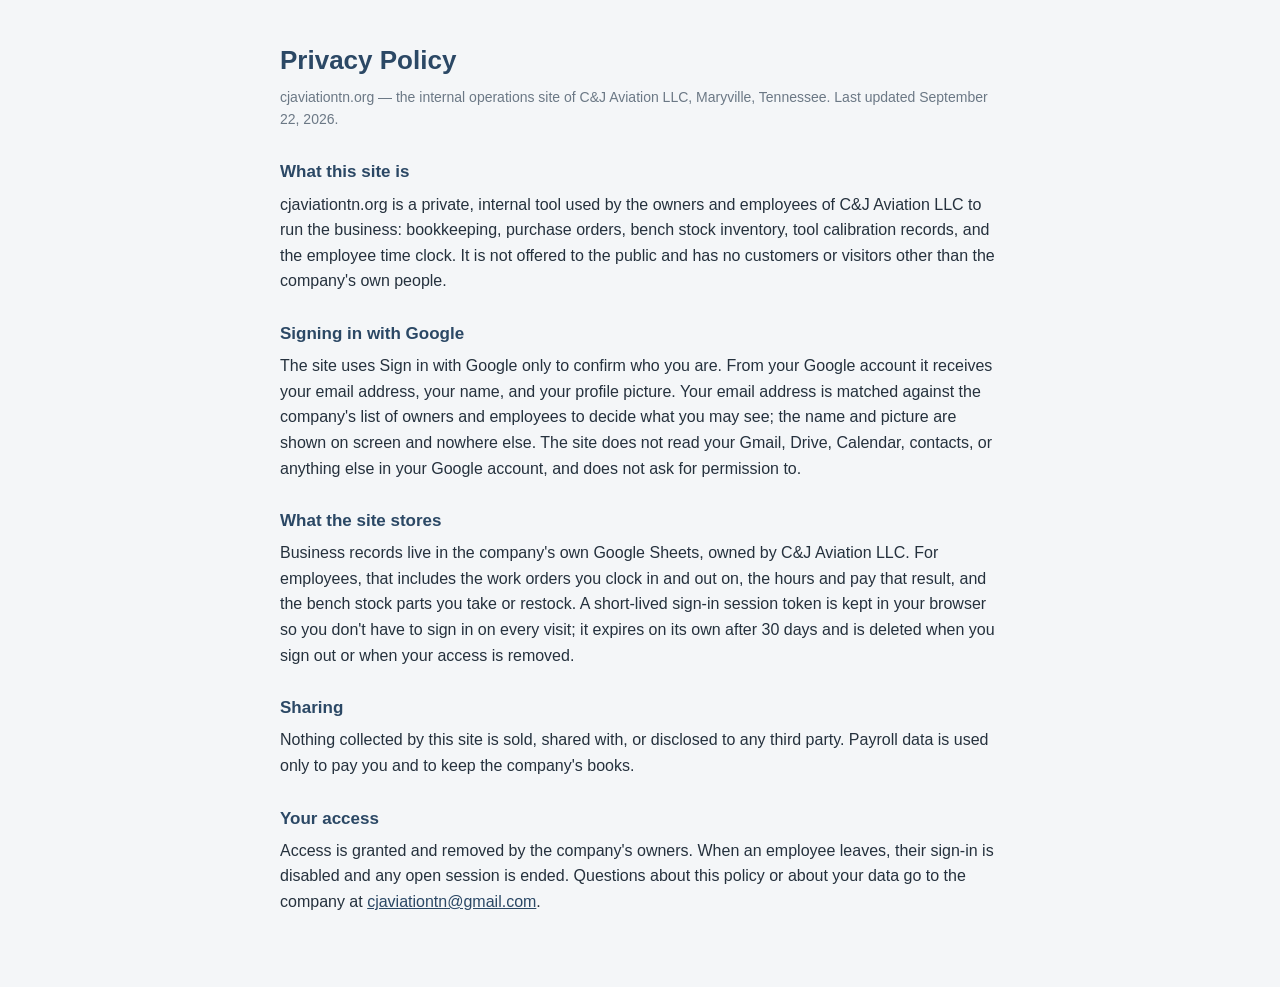
<file: privacy.html>
<!DOCTYPE html>
<html lang="en">
<head>
<meta charset="utf-8">
<meta name="viewport" content="width=device-width, initial-scale=1.0">
<title>Privacy Policy — C&amp;J Aviation LLC internal site</title>
<meta name="robots" content="noindex, nofollow">
<link rel="icon" type="image/png" href="img/logo.png">
<style>
  body{font-family:-apple-system,BlinkMacSystemFont,"Segoe UI",Roboto,Helvetica,Arial,sans-serif;background:#F4F6F8;color:#25313d;margin:0;line-height:1.6}
  main{max-width:720px;margin:0 auto;padding:40px 20px 60px}
  h1{color:#2B4865;font-size:26px;margin:0 0 4px}
  .sub{color:#6b7885;font-size:14px;margin-bottom:28px}
  h2{font-size:17px;color:#2B4865;margin:26px 0 6px}
  p{margin:0 0 12px}
  a{color:#2B4865}
</style>
</head>
<body>
<main>
  <h1>Privacy Policy</h1>
  <div class="sub">cjaviationtn.org — the internal operations site of C&amp;J Aviation LLC, Maryville, Tennessee. Last updated September 22, 2026.</div>

  <h2>What this site is</h2>
  <p>cjaviationtn.org is a private, internal tool used by the owners and employees of C&amp;J Aviation LLC to run the business: bookkeeping, purchase orders, bench stock inventory, tool calibration records, and the employee time clock. It is not offered to the public and has no customers or visitors other than the company's own people.</p>

  <h2>Signing in with Google</h2>
  <p>The site uses Sign in with Google only to confirm who you are. From your Google account it receives your email address, your name, and your profile picture. Your email address is matched against the company's list of owners and employees to decide what you may see; the name and picture are shown on screen and nowhere else. The site does not read your Gmail, Drive, Calendar, contacts, or anything else in your Google account, and does not ask for permission to.</p>

  <h2>What the site stores</h2>
  <p>Business records live in the company's own Google Sheets, owned by C&amp;J Aviation LLC. For employees, that includes the work orders you clock in and out on, the hours and pay that result, and the bench stock parts you take or restock. A short-lived sign-in session token is kept in your browser so you don't have to sign in on every visit; it expires on its own after 30 days and is deleted when you sign out or when your access is removed.</p>

  <h2>Sharing</h2>
  <p>Nothing collected by this site is sold, shared with, or disclosed to any third party. Payroll data is used only to pay you and to keep the company's books.</p>

  <h2>Your access</h2>
  <p>Access is granted and removed by the company's owners. When an employee leaves, their sign-in is disabled and any open session is ended. Questions about this policy or about your data go to the company at <a href="mailto:cjaviationtn@gmail.com">cjaviationtn@gmail.com</a>.</p>
</main>
</body>
</html>
</file>
